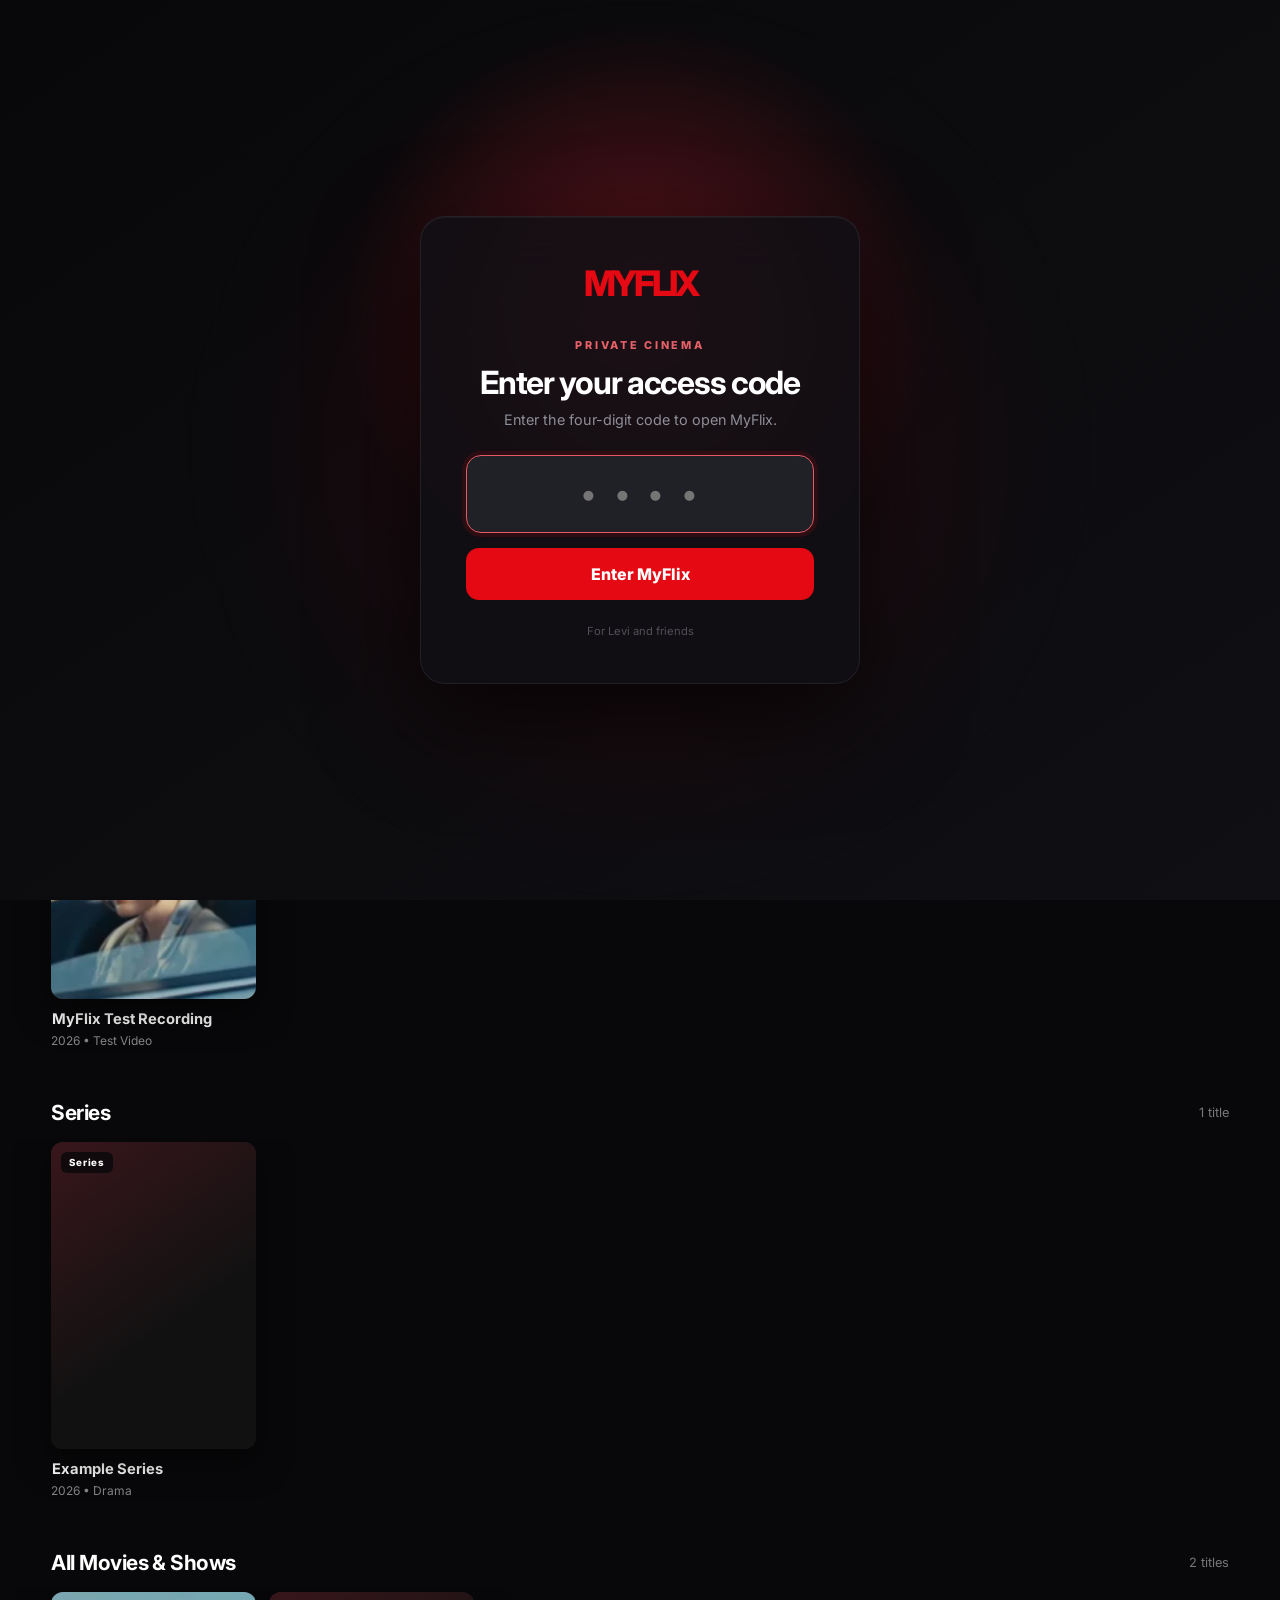
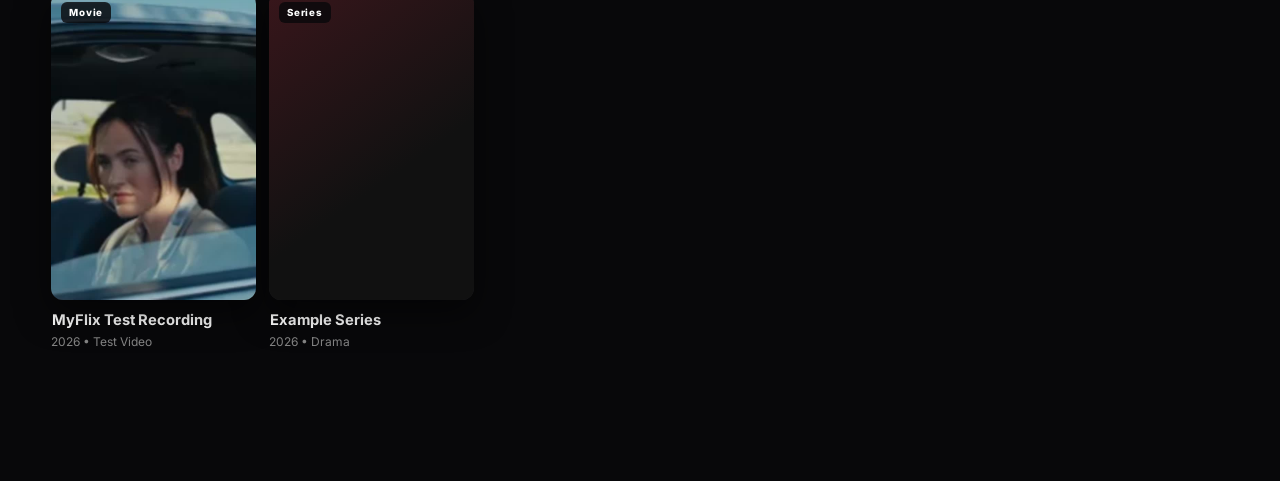
<file: index.html>
<!doctype html>
<html lang="en">
<head>
  <meta charset="UTF-8">
  <meta name="viewport" content="width=device-width, initial-scale=1">
  <meta name="theme-color" content="#08080a">
  <title>MyFlix</title>
  <link rel="preconnect" href="https://fonts.googleapis.com">
  <link rel="preconnect" href="https://fonts.gstatic.com" crossorigin>
  <link href="https://fonts.googleapis.com/css2?family=Inter:wght@400;500;600;700;800&display=swap" rel="stylesheet">
  <link rel="stylesheet" href="style.css">
</head>
<body>
  <section id="accessGate" class="access-gate" aria-labelledby="accessTitle">
    <div class="gate-glow"></div>
    <div class="gate-card">
      <div class="gate-logo">MYFLIX</div>
      <p class="gate-kicker">PRIVATE CINEMA</p>
      <h1 id="accessTitle">Enter your access code</h1>
      <p class="gate-copy">Enter the four-digit code to open MyFlix.</p>
      <form id="accessForm" autocomplete="off">
        <input id="accessCode" class="code-input" type="password" inputmode="numeric" pattern="[0-9]{4}" minlength="4" maxlength="4" placeholder="••••" aria-label="Four-digit access code" required>
        <p id="accessError" class="gate-error hidden" role="alert">That code is incorrect. Try again.</p>
        <button class="gate-button" type="submit">Enter MyFlix</button>
      </form>
      <span class="gate-note">For Levi and friends</span>
    </div>
  </section>
  <header class="topbar">
    <button class="brand" data-view="home" aria-label="MyFlix home">MYFLIX</button>
    <nav aria-label="Main navigation">
      <button class="nav-link active" data-view="home">Home</button>
      <button class="nav-link" data-filter="Movie">Movies</button>
      <button class="nav-link" data-filter="Series">Series</button>
      <button class="nav-link" data-view="library">My List</button>
    </nav>
    <div class="top-actions">
      <button id="searchButton" class="icon-button" aria-label="Search">⌕</button>
      <button id="lockButton" class="logout-button" type="button">Lock</button>
    </div>
  </header>

  <main>
    <section id="hero" class="hero">
      <div class="hero-backdrop"></div>
      <div class="hero-shade"></div>
      <div class="hero-content">
        <span class="eyebrow">MYFLIX FEATURED</span>
        <h1 id="heroTitle">Your movies.<br>Your cinema.</h1>
        <div id="heroMeta" class="hero-meta"><span>Private library</span><span>Any device</span><span>Simple setup</span></div>
        <p id="heroDescription">A clean home for the movies and videos you own. Add a file, update one easy list, and it appears here.</p>
        <div class="hero-buttons">
          <button id="heroPlay" class="button primary">▶ <span>Play</span></button>
          <button id="heroInfo" class="button secondary">ⓘ <span>More info</span></button>
        </div>
      </div>
    </section>

    <section id="searchPanel" class="search-panel hidden" aria-label="Search movies">
      <label for="searchInput">Search MyFlix</label>
      <div class="search-box"><span>⌕</span><input id="searchInput" type="search" placeholder="Movie, series or genre…" autocomplete="off"></div>
    </section>

    <section id="content" class="content" aria-live="polite"></section>
  </main>

  <div id="detailsModal" class="modal hidden" role="dialog" aria-modal="true" aria-labelledby="detailTitle">
    <div class="modal-card">
      <button class="close-button" data-close="detailsModal" aria-label="Close">×</button>
      <div id="detailBackdrop" class="modal-backdrop"></div>
      <div class="modal-body">
        <h2 id="detailTitle"></h2>
        <div id="detailMeta" class="hero-meta"></div>
        <p id="detailDescription"></p>
        <div class="modal-actions">
          <button id="detailPlay" class="button primary">▶ Play</button>
          <button id="listButton" class="round-button" aria-label="Add to My List">＋</button>
        </div>
      </div>
    </div>
  </div>

  <div id="playerModal" class="player-modal hidden" role="dialog" aria-modal="true" aria-label="Video player">
    <button class="player-close" data-close="playerModal" aria-label="Close player">×</button>
    <video id="videoPlayer" controls playsinline preload="metadata"></video>
    <p id="playerError" class="player-error hidden"></p>
  </div>

  <template id="cardTemplate">
    <article class="movie-card" tabindex="0">
      <div class="poster"><img alt="" loading="lazy"><div class="poster-fallback"></div><span class="card-badge"></span></div>
      <h3></h3>
      <div class="card-meta"></div>
      <div class="progress-track hidden"><span></span></div>
    </article>
  </template>

  <script src="js/access.js"></script>
  <script src="app.js" defer></script>
</body>
</html>
</file>
<file: style.css>
:root{--red:#e50914;--bg:#08080a;--panel:#151519;--text:#fff;--muted:#aaa;--header:72px}*{box-sizing:border-box}html{background:var(--bg);scroll-behavior:smooth}body{margin:0;background:var(--bg);color:var(--text);font-family:Inter,system-ui,sans-serif;min-height:100vh}button,input{font:inherit}.hidden{display:none!important}.topbar{height:var(--header);position:fixed;inset:0 0 auto;z-index:50;display:flex;align-items:center;padding:0 4vw;gap:36px;background:linear-gradient(#08080ae8,transparent);transition:.25s}.topbar.scrolled{background:#08080af2;backdrop-filter:blur(18px);box-shadow:0 1px #ffffff0a}.brand{border:0;background:none;color:var(--red);font-size:1.75rem;font-weight:800;letter-spacing:-1.7px;cursor:pointer}.topbar nav{display:flex;gap:24px;flex:1}.nav-link{border:0;background:none;color:#d7d7d7;font-size:.9rem;cursor:pointer;padding:8px 0}.nav-link:hover,.nav-link.active{color:#fff}.top-actions{display:flex;align-items:center;gap:16px}.icon-button{border:0;background:none;color:#fff;font-size:2rem;line-height:1;cursor:pointer}.avatar{width:34px;height:34px;border-radius:9px;display:grid;place-items:center;background:linear-gradient(135deg,#ef4444,#7f1d1d);font-weight:700}.hero{height:min(82vh,760px);min-height:590px;position:relative;display:flex;align-items:center;overflow:hidden}.hero-backdrop{position:absolute;inset:0;background:radial-gradient(circle at 72% 42%,#4b171c 0 7%,transparent 28%),linear-gradient(120deg,#101012 28%,#361317 63%,#070708);background-size:cover;background-position:center;transform:scale(1.02);transition:background-image .35s}.hero-shade{position:absolute;inset:0;background:linear-gradient(90deg,#08080af2 0,#08080aaa 42%,transparent 72%),linear-gradient(0deg,var(--bg) 0,transparent 30%)}.hero-content{position:relative;z-index:2;width:min(610px,58vw);margin:55px 0 0 5vw}.eyebrow{font-size:.75rem;font-weight:800;letter-spacing:.24em;color:#ef6a72}.hero h1{font-size:clamp(3.2rem,6vw,6.5rem);line-height:.88;letter-spacing:-.065em;margin:17px 0 22px}.hero-meta{display:flex;flex-wrap:wrap;gap:8px 18px;align-items:center;color:#d2d2d2;font-size:.88rem}.hero-meta span:first-child{color:#65d981;font-weight:700}.hero-content>p,.modal-body>p{color:#d1d1d1;line-height:1.65;font-size:clamp(.95rem,1.3vw,1.08rem);max-width:570px}.hero-buttons,.modal-actions{display:flex;gap:12px;margin-top:28px}.button{border:0;border-radius:9px;padding:13px 23px;font-weight:700;cursor:pointer;display:inline-flex;align-items:center;gap:10px;transition:.2s}.button:hover{transform:translateY(-2px)}.button.primary{background:#fff;color:#08080a}.button.secondary{background:#ffffff22;color:#fff;backdrop-filter:blur(10px)}.content{position:relative;z-index:4;margin-top:-88px;padding:0 0 80px}.row{margin-bottom:34px}.row-header{display:flex;justify-content:space-between;align-items:center;padding:0 4vw;margin-bottom:13px}.row h2{margin:0;font-size:1.3rem;letter-spacing:-.025em}.row-count{color:#777;font-size:.8rem}.card-rail{display:grid;grid-auto-flow:column;grid-auto-columns:clamp(155px,16vw,235px);gap:13px;overflow-x:auto;scrollbar-width:none;padding:4px 4vw 18px}.card-rail::-webkit-scrollbar{display:none}.movie-card{min-width:0;cursor:pointer;outline:none;transition:transform .23s}.movie-card:hover,.movie-card:focus-visible{transform:translateY(-8px)}.poster{position:relative;aspect-ratio:2/3;border-radius:12px;overflow:hidden;background:#1c1c21;box-shadow:0 12px 34px #0008}.poster img{width:100%;height:100%;object-fit:cover;display:block;position:relative;z-index:1}.poster-fallback{position:absolute;inset:0;background:linear-gradient(145deg,#38161b,#111 60%)}.card-badge{position:absolute;z-index:2;top:10px;left:10px;padding:5px 8px;border-radius:6px;background:#08080acc;font-size:.61rem;font-weight:800;letter-spacing:.08em}.movie-card h3{font-size:.92rem;margin:11px 1px 5px;white-space:nowrap;overflow:hidden;text-overflow:ellipsis}.card-meta{color:#858585;font-size:.75rem}.progress-track{height:3px;background:#ffffff25;margin-top:9px;border-radius:9px;overflow:hidden}.progress-track span{display:block;height:100%;background:var(--red)}.search-panel{position:relative;z-index:5;padding:calc(var(--header) + 35px) 5vw 35px;background:#101013}.search-panel label{display:block;font-weight:700;font-size:1.4rem;margin-bottom:14px}.search-box{max-width:760px;height:55px;border-radius:13px;background:#202025;display:flex;align-items:center;padding:0 18px;gap:12px}.search-box span{font-size:1.8rem}.search-box input{border:0;outline:0;background:none;color:#fff;width:100%;font-size:1.05rem}.modal,.player-modal{position:fixed;z-index:100;inset:0;background:#000c;backdrop-filter:blur(12px);display:grid;place-items:center;padding:22px}.modal-card{width:min(860px,95vw);max-height:92vh;overflow:auto;border-radius:18px;background:#17171b;position:relative;box-shadow:0 35px 100px #000}.close-button,.player-close{position:absolute;z-index:4;right:18px;top:18px;width:39px;height:39px;border:0;border-radius:50%;background:#0b0b0ddd;color:#fff;font-size:1.7rem;cursor:pointer}.modal-backdrop{height:360px;background:linear-gradient(135deg,#3a171b,#0d0d0f);background-position:center;background-size:cover;position:relative}.modal-backdrop:after{content:"";position:absolute;inset:0;background:linear-gradient(0deg,#17171b,transparent 65%)}.modal-body{padding:0 42px 42px;margin-top:-56px;position:relative}.modal-body h2{font-size:clamp(2rem,5vw,4.4rem);letter-spacing:-.055em;margin:0 0 16px}.round-button{width:47px;height:47px;border-radius:50%;border:1px solid #777;background:transparent;color:#fff;font-size:1.5rem;cursor:pointer}.player-modal{background:#000;z-index:120}.player-modal video{width:min(1200px,100%);max-height:90vh;background:#000}.player-error{position:absolute;bottom:30px;background:#241013;padding:12px 18px;border-radius:8px;color:#ffb9bd}.empty-state{margin:40px 5vw;padding:55px;border:1px solid #ffffff12;border-radius:18px;background:#ffffff05;text-align:center;color:#aaa}.empty-state h2{color:#fff}.footer-note{text-align:center;color:#555;font-size:.72rem;padding:35px 20px}
@media(max-width:760px){:root{--header:62px}.topbar{padding:0 18px;gap:15px}.brand{font-size:1.35rem}.topbar nav{gap:14px;overflow:auto}.nav-link{font-size:.78rem;white-space:nowrap}.top-actions .icon-button{display:none}.avatar{width:30px;height:30px}.hero{height:75vh;min-height:570px}.hero-content{width:auto;margin:55px 22px 0}.hero h1{font-size:3.7rem}.hero-shade{background:linear-gradient(90deg,#08080ae8,transparent),linear-gradient(0deg,var(--bg),transparent 48%)}.content{margin-top:-58px}.card-rail{grid-auto-columns:142px;padding-left:20px;padding-right:20px}.row-header{padding:0 20px}.modal{padding:0}.modal-card{width:100%;height:100%;max-height:none;border-radius:0}.modal-backdrop{height:42vh}.modal-body{padding:0 23px 32px}.hero-content>p{font-size:.9rem;display:-webkit-box;-webkit-line-clamp:4;-webkit-box-orient:vertical;overflow:hidden}}
.logout-button{border:1px solid #ffffff24;background:#ffffff0c;color:#fff;padding:8px 11px;border-radius:8px;cursor:pointer;font-size:.75rem}.logout-button:hover{background:#ffffff1b}.site-locked{overflow:hidden}.access-gate{position:fixed;z-index:1000;inset:0;display:grid;place-items:center;padding:22px;background:radial-gradient(circle at 50% 35%,#52131a 0,transparent 34%),linear-gradient(145deg,#08080a,#101014);opacity:1;transition:opacity .35s,transform .35s}.access-gate.gate-closing{opacity:0;transform:scale(1.035);pointer-events:none}.gate-glow{position:absolute;width:min(620px,90vw);aspect-ratio:1;border-radius:50%;background:#e5091414;filter:blur(80px);pointer-events:none}.gate-card{position:relative;width:min(440px,100%);padding:45px;border:1px solid #ffffff13;border-radius:25px;background:#101014d9;box-shadow:0 35px 100px #000b,inset 0 1px #ffffff0c;text-align:center;backdrop-filter:blur(28px)}.gate-logo{color:var(--red);font-size:2.2rem;font-weight:800;letter-spacing:-.09em;margin-bottom:34px}.gate-kicker{color:#e76169;font-size:.68rem;font-weight:800;letter-spacing:.25em}.gate-card h1{font-size:2rem;letter-spacing:-.04em;margin:9px 0}.gate-copy{color:#8e8e98;font-size:.9rem;margin:0 0 27px}.code-input{width:100%;height:78px;border:1px solid #42424c;border-radius:15px;background:#202027;color:#fff;text-align:center;font-size:2rem;font-weight:800;letter-spacing:.65em;padding-left:.65em;outline:none}.code-input:focus{border-color:#e35a64;box-shadow:0 0 0 4px #e509141f}.gate-button{width:100%;margin-top:15px;border:0;border-radius:13px;background:var(--red);color:#fff;padding:16px;font-weight:800;cursor:pointer}.gate-button:hover{background:#ff1722}.gate-error{color:#ff9ba1;font-size:.8rem;margin:12px 0 0}.gate-note{display:block;color:#505058;font-size:.7rem;margin-top:24px}.code-shake{animation:codeShake .32s}@keyframes codeShake{0%,100%{transform:translateX(0)}25%{transform:translateX(-9px)}75%{transform:translateX(9px)}}@media(max-width:760px){.logout-button{display:none}.gate-card{padding:36px 24px}.gate-card h1{font-size:1.7rem}}
</file>
